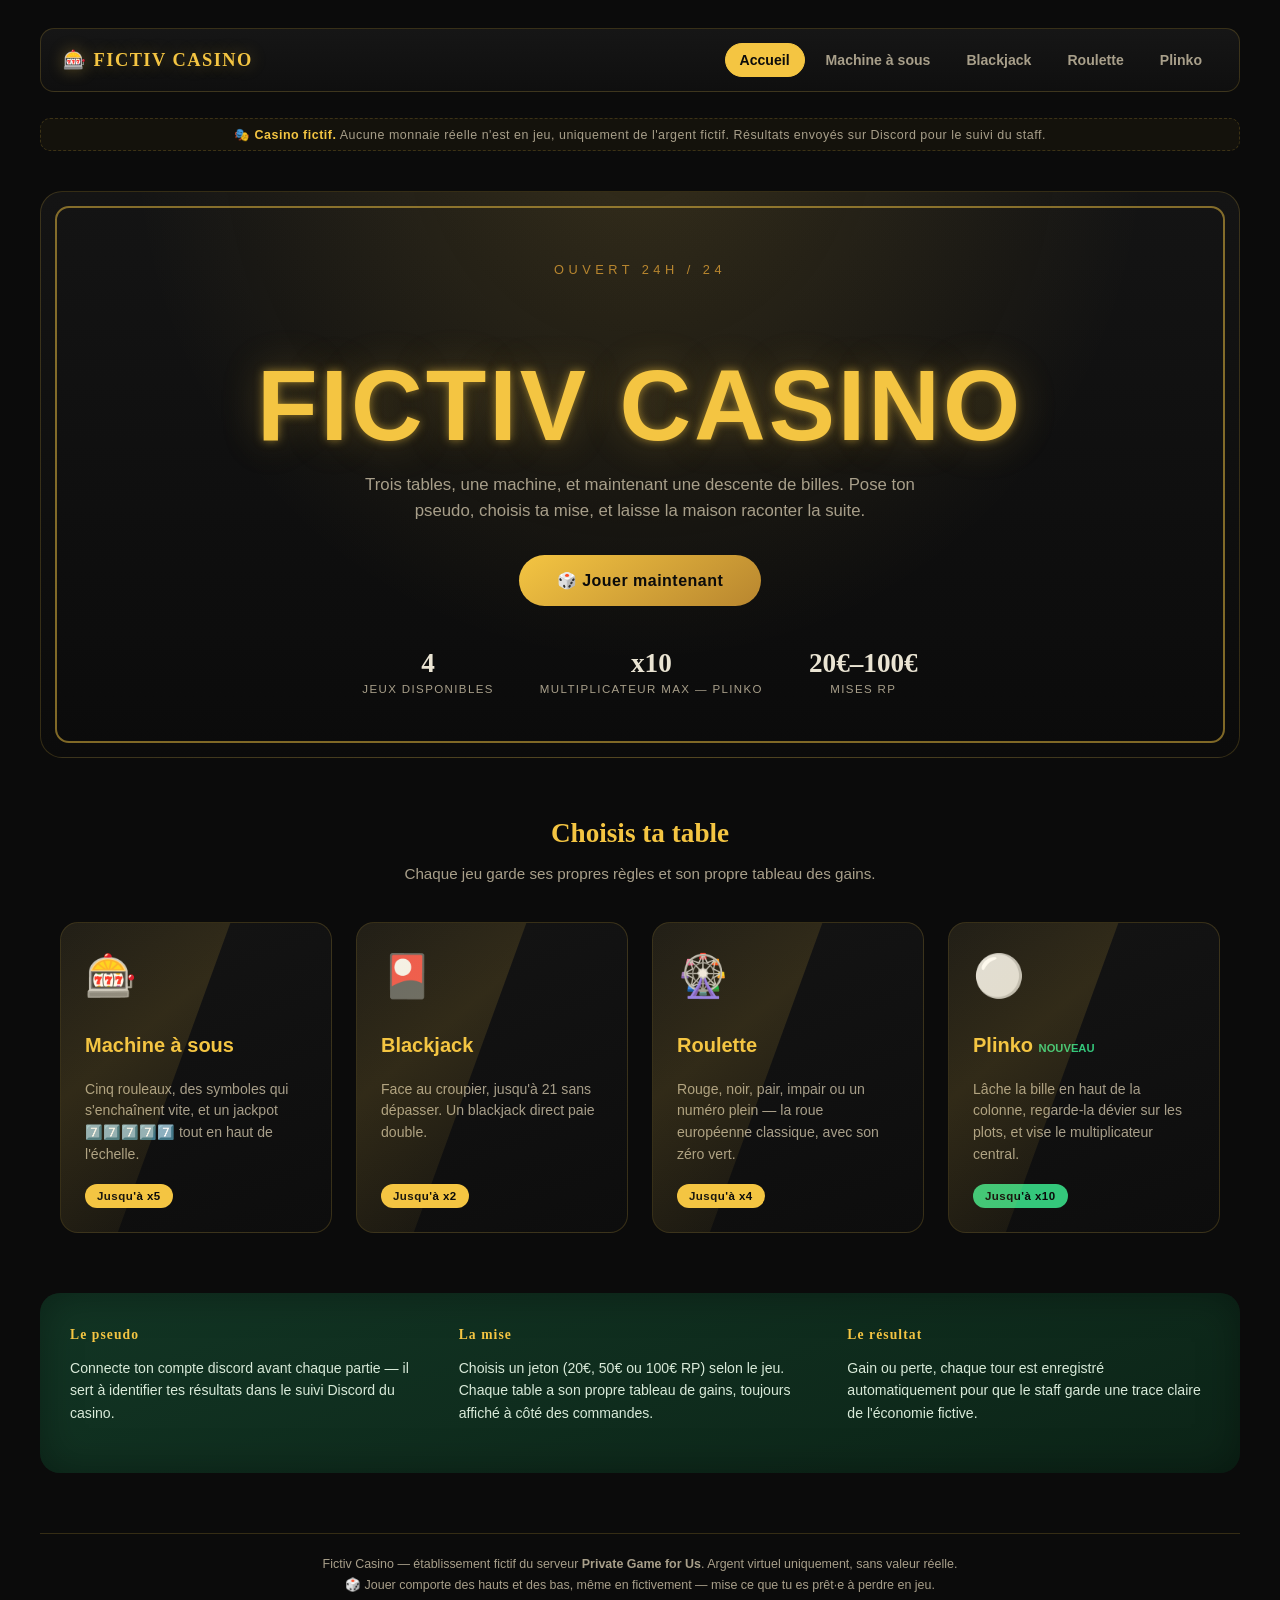
<file: index.html>
<!DOCTYPE html>
<html lang="fr">
<head>
<meta charset="UTF-8">
<meta name="viewport" content="width=device-width, initial-scale=1.0">
<link rel="icon" type="image/png" href="casino-table-de-jeux.webp" />
<title>🎰 Fictiv Casino</title>
<link rel="stylesheet" href="style.css">
<script src="discord-auth.js" defer></script>
</head>
<body class="hub-body">

<div class="container" style="max-width:1200px; margin:0 auto; padding:20px;">

  <nav class="site-nav">
    <a href="index.html" class="site-nav-logo">🎰 FICTIV CASINO</a>
    <div class="site-nav-links">
      <a href="index.html" class="is-active">Accueil</a>
      <a href="slot-machine.html">Machine à sous</a>
      <a href="blackjack.html">Blackjack</a>
      <a href="roulette.html">Roulette</a>
      <a href="plinko.html">Plinko</a>
    </div>
  </nav>

  <div class="fake-money-banner">
    🎭 <strong>Casino fictif.</strong> Aucune monnaie réelle n'est en jeu, uniquement de l'argent fictif. Résultats envoyés sur Discord pour le suivi du staff.
  </div>

  <!-- HERO -->
  <section class="hero">
    <div class="marquee-frame"></div>
    <div class="hero-eyebrow">Ouvert 24h / 24</div>
    <h1>FICTIV CASINO</h1>
    <p class="tagline">Trois tables, une machine, et maintenant une descente de billes. Pose ton pseudo, choisis ta mise, et laisse la maison raconter la suite.</p>
    <a href="slot-machine.html" class="hero-cta">🎲 Jouer maintenant</a>

    <div class="hero-stats">
      <div class="hero-stat">
        <span class="num">4</span>
        <span class="label">Jeux disponibles</span>
      </div>
      <div class="hero-stat">
        <span class="num">x10</span>
        <span class="label">Multiplicateur max — Plinko</span>
      </div>
      <div class="hero-stat">
        <span class="num">20€–100€</span>
        <span class="label">Mises RP</span>
      </div>
    </div>
  </section>

  <!-- GRILLE DES JEUX -->
  <section class="games-section">
    <h2>Choisis ta table</h2>
    <p class="sub">Chaque jeu garde ses propres règles et son propre tableau des gains.</p>

    <div class="games-grid">

      <a href="slot-machine.html" class="game-card">
        <div class="icon">🎰</div>
        <h3>Machine à sous</h3>
        <p>Cinq rouleaux, des symboles qui s'enchaînent vite, et un jackpot 7️⃣7️⃣7️⃣7️⃣7️⃣ tout en haut de l'échelle.</p>
        <span class="payout-tag">Jusqu'à x5</span>
      </a>

      <a href="blackjack.html" class="game-card">
        <div class="icon">🎴</div>
        <h3>Blackjack</h3>
        <p>Face au croupier, jusqu'à 21 sans dépasser. Un blackjack direct paie double.</p>
        <span class="payout-tag">Jusqu'à x2</span>
      </a>

      <a href="roulette.html" class="game-card">
        <div class="icon">🎡</div>
        <h3>Roulette</h3>
        <p>Rouge, noir, pair, impair ou un numéro plein — la roue européenne classique, avec son zéro vert.</p>
        <span class="payout-tag">Jusqu'à x4</span>
      </a>

      <a href="plinko.html" class="game-card new">
        <div class="icon">⚪</div>
        <h3>Plinko <span style="font-size:0.7rem; color:var(--green); font-weight:700;">NOUVEAU</span></h3>
        <p>Lâche la bille en haut de la colonne, regarde-la dévier sur les plots, et vise le multiplicateur central.</p>
        <span class="payout-tag">Jusqu'à x10</span>
      </a>

    </div>
  </section>

  <!-- COMMENT ÇA MARCHE -->
  <section class="how-it-works">
    <div class="how-step">
      <span class="tag">Le pseudo</span>
      <p>Connecte ton compte discord avant chaque partie — il sert à identifier tes résultats dans le suivi Discord du casino.</p>
    </div>
    <div class="how-step">
      <span class="tag">La mise</span>
      <p>Choisis un jeton (20€, 50€ ou 100€ RP) selon le jeu. Chaque table a son propre tableau de gains, toujours affiché à côté des commandes.</p>
    </div>
    <div class="how-step">
      <span class="tag">Le résultat</span>
      <p>Gain ou perte, chaque tour est enregistré automatiquement pour que le staff garde une trace claire de l'économie fictive.</p>
    </div>
  </section>

  <footer class="site-footer">
    Fictiv Casino — établissement fictif du serveur <strong>Private Game for Us</strong>. Argent virtuel uniquement, sans valeur réelle.<br>
    🎲 Jouer comporte des hauts et des bas, même en fictivement — mise ce que tu es prêt·e à perdre en jeu.
  </footer>

</div>

</body>
</html>
</file>
<file: style.css>
/* ==========================================================================
   FICTIV CASINO — feuille de style partagée (nav / footer / page d'accueil)
   Palette : noir carbone, or, rouge tapis, vert croupier
   ========================================================================== */

:root {
  --bg: #0b0b0b;
  --bg-soft: #141414;
  --felt: #123524;
  --gold: #f4c542;
  --gold-deep: #b8862f;
  --red: #d9453d;
  --green: #34c77b;
  --ink: #eae4d3;
  --ink-dim: #a89f8a;
  --line: rgba(244, 197, 66, 0.18);
}

@import url('https://fonts.googleapis.com/css2?family=Bebas+Neue&family=Cinzel:wght@600;800&display=swap');

/* ---------------------------------------------------------------------- */
/* Barre de navigation                                                     */
/* ---------------------------------------------------------------------- */

.site-nav {
  max-width: 1200px;
  margin: 0 auto 26px;
  display: flex;
  align-items: center;
  justify-content: space-between;
  flex-wrap: wrap;
  gap: 14px;
  padding: 14px 22px;
  background: linear-gradient(180deg, #161616, #0f0f0f);
  border: 1px solid var(--line);
  border-radius: 14px;
}

.site-nav-logo {
  font-family: 'Cinzel', serif;
  font-weight: 800;
  letter-spacing: 0.08em;
  color: var(--gold);
  text-decoration: none;
  font-size: 1.15rem;
  text-shadow: 0 0 16px rgba(244, 197, 66, 0.35);
}

.site-nav-links {
  display: flex;
  gap: 6px;
  flex-wrap: wrap;
}

.site-nav-links a {
  color: var(--ink-dim);
  text-decoration: none;
  font-size: 0.88rem;
  font-weight: 600;
  padding: 8px 14px;
  border-radius: 999px;
  border: 1px solid transparent;
  transition: all 0.25s ease;
}

.site-nav-links a:hover,
.site-nav-links a.is-active {
  color: #0b0b0b;
  background: var(--gold);
  border-color: var(--gold);
}

@media (max-width: 560px) {
  .site-nav {
    flex-direction: column;
    align-items: stretch;
    text-align: center;
    padding: 14px;
  }
  .site-nav-links {
    justify-content: center;
    gap: 4px;
  }
  .site-nav-links a {
    font-size: 0.78rem;
    padding: 7px 10px;
  }
}

/* ---------------------------------------------------------------------- */
/* Bandeau "argent fictif"                                                 */
/* ---------------------------------------------------------------------- */

.fake-money-banner {
  max-width: 1200px;
  margin: 0 auto 22px;
  text-align: center;
  font-size: 0.78rem;
  letter-spacing: 0.04em;
  color: var(--ink-dim);
  padding: 8px 14px;
  border: 1px dashed var(--line);
  border-radius: 10px;
  background: rgba(244, 197, 66, 0.04);
}

.fake-money-banner strong {
  color: var(--gold);
}

/* ---------------------------------------------------------------------- */
/* Connexion Discord                                                        */
/* ---------------------------------------------------------------------- */

.discord-login-btn {
  display: inline-flex;
  align-items: center;
  justify-content: center;
  gap: 10px;
  width: 100%;
  padding: 13px;
  border: none;
  border-radius: 10px;
  background: #5865F2;
  color: #fff;
  font-weight: 700;
  font-size: 15px;
  cursor: pointer;
  transition: background 0.25s ease, transform 0.25s ease;
}

.discord-login-btn:hover {
  background: #4752c4;
  transform: translateY(-1px);
}

.discord-user-badge {
  display: flex;
  align-items: center;
  justify-content: center;
  gap: 12px;
  flex-wrap: wrap;
  padding: 10px 16px;
  border-radius: 10px;
  background: rgba(88, 101, 242, 0.12);
  border: 1px solid rgba(88, 101, 242, 0.4);
  color: #eae4d3;
  font-size: 14px;
}

.discord-user-badge img {
  width: 26px;
  height: 26px;
  border-radius: 50%;
}

.discord-avatar-fallback {
  font-size: 18px;
}

.discord-user-badge strong {
  color: #fff;
}

.discord-logout-btn {
  border: none;
  background: transparent;
  color: #f4a4a4;
  text-decoration: underline;
  cursor: pointer;
  font-size: 13px;
  padding: 0;
}

.discord-logout-btn:hover {
  color: #ff6b6b;
}

/* ---------------------------------------------------------------------- */
/* Pied de page                                                             */
/* ---------------------------------------------------------------------- */

.site-footer {
  max-width: 1200px;
  margin: 50px auto 20px;
  text-align: center;
  color: var(--ink-dim);
  font-size: 0.78rem;
  padding-top: 20px;
  border-top: 1px solid var(--line);
  line-height: 1.7;
}

.site-footer a {
  color: var(--gold);
}

/* ==========================================================================
   PAGE D'ACCUEIL
   ========================================================================== */

.hub-body {
  background: var(--bg);
  color: var(--ink);
  font-family: 'Segoe UI', sans-serif;
  overflow-x: hidden;
}

/* --- Hero / enseigne néon ------------------------------------------------ */

.hero {
  position: relative;
  max-width: 1200px;
  margin: 40px auto 10px;
  padding: 70px 20px 60px;
  text-align: center;
  border-radius: 22px;
  background:
    radial-gradient(ellipse at 50% -10%, rgba(244,197,66,0.14), transparent 60%),
    linear-gradient(180deg, #141414, #0b0b0b);
  border: 1px solid var(--line);
  overflow: hidden;
}

.marquee-frame {
  position: absolute;
  inset: 14px;
  border-radius: 14px;
  border: 2px solid rgba(244, 197, 66, 0.5);
  pointer-events: none;
}

.marquee-frame::before,
.marquee-frame::after {
  content: "";
  position: absolute;
  inset: -3px;
  border-radius: 16px;
  background-image: radial-gradient(circle, var(--gold) 40%, transparent 42%);
  background-size: 22px 22px;
  background-repeat: round;
  background-position: 0 0;
  opacity: 0.55;
  -webkit-mask:
    linear-gradient(#000 0 0) top / 100% 4px no-repeat,
    linear-gradient(#000 0 0) bottom / 100% 4px no-repeat,
    linear-gradient(#000 0 0) left / 4px 100% no-repeat,
    linear-gradient(#000 0 0) right / 4px 100% no-repeat;
  mask:
    linear-gradient(#000 0 0) top / 100% 4px no-repeat,
    linear-gradient(#000 0 0) bottom / 100% 4px no-repeat,
    linear-gradient(#000 0 0) left / 4px 100% no-repeat,
    linear-gradient(#000 0 0) right / 4px 100% no-repeat;
  animation: bulbs 1.1s steps(2) infinite;
}

.marquee-frame::after {
  animation-delay: 0.55s;
  opacity: 0.3;
}

@keyframes bulbs {
  0%   { filter: brightness(1); }
  50%  { filter: brightness(0.35); }
  100% { filter: brightness(1); }
}

.hero-eyebrow {
  font-size: 0.8rem;
  letter-spacing: 0.35em;
  color: var(--gold-deep);
  text-transform: uppercase;
  margin-bottom: 14px;
}

.hero h1 {
  font-family: 'Bebas Neue', 'Cinzel', sans-serif;
  font-size: clamp(3.2rem, 9vw, 6.2rem);
  line-height: 0.95;
  letter-spacing: 0.03em;
  color: var(--gold);
  text-shadow:
    0 0 10px rgba(244,197,66,0.55),
    0 0 40px rgba(244,197,66,0.25);
  margin-bottom: 18px;
}

.hero p.tagline {
  max-width: 560px;
  margin: 0 auto 30px;
  color: var(--ink-dim);
  font-size: 1.05rem;
  line-height: 1.6;
}

.hero-cta {
  display: inline-block;
  background: linear-gradient(145deg, var(--gold), var(--gold-deep));
  color: #0b0b0b;
  font-weight: 800;
  letter-spacing: 0.03em;
  padding: 16px 38px;
  border-radius: 999px;
  text-decoration: none;
  font-size: 1rem;
  box-shadow: 0 0 0 rgba(244,197,66,0);
  transition: box-shadow 0.3s ease, transform 0.3s ease;
}

.hero-cta:hover {
  box-shadow: 0 0 30px rgba(244,197,66,0.55);
  transform: translateY(-2px);
}

/* --- Bandeau de stats fictives ------------------------------------------ */

.hero-stats {
  display: flex;
  justify-content: center;
  gap: 46px;
  margin-top: 42px;
  flex-wrap: wrap;
}

.hero-stat {
  text-align: center;
}

.hero-stat .num {
  display: block;
  font-family: 'Cinzel', serif;
  font-size: 1.7rem;
  font-weight: 800;
  color: var(--ink);
}

.hero-stat .label {
  font-size: 0.72rem;
  letter-spacing: 0.12em;
  text-transform: uppercase;
  color: var(--ink-dim);
}

/* --- Grille des jeux ------------------------------------------------------ */

.games-section {
  max-width: 1200px;
  margin: 60px auto;
  padding: 0 20px;
}

.games-section h2 {
  font-family: 'Cinzel', serif;
  font-size: 1.7rem;
  color: var(--gold);
  text-align: center;
  margin-bottom: 8px;
}

.games-section .sub {
  text-align: center;
  color: var(--ink-dim);
  margin-bottom: 40px;
  font-size: 0.95rem;
}

.games-grid {
  display: grid;
  grid-template-columns: repeat(auto-fit, minmax(250px, 1fr));
  gap: 24px;
}

.game-card {
  position: relative;
  display: flex;
  flex-direction: column;
  padding: 28px 24px 24px;
  border-radius: 18px;
  background: linear-gradient(160deg, var(--bg-soft), #0d0d0d);
  border: 1px solid var(--line);
  text-decoration: none;
  color: var(--ink);
  overflow: hidden;
  transition: transform 0.3s ease, border-color 0.3s ease, box-shadow 0.3s ease;
}

.game-card::before {
  content: "";
  position: absolute;
  top: -60%;
  left: -20%;
  width: 60%;
  height: 220%;
  background: linear-gradient(120deg, transparent, rgba(244,197,66,0.14), transparent);
  transform: rotate(20deg);
  transition: left 0.7s ease;
}

.game-card:hover::before {
  left: 120%;
}

.game-card:hover {
  transform: translateY(-6px);
  border-color: rgba(244,197,66,0.55);
  box-shadow: 0 16px 40px rgba(0,0,0,0.5), 0 0 24px rgba(244,197,66,0.12);
}

.game-card .icon {
  font-size: 2.6rem;
  margin-bottom: 14px;
}

.game-card h3 {
  font-size: 1.25rem;
  margin-bottom: 8px;
  color: var(--gold);
}

.game-card p {
  font-size: 0.88rem;
  color: var(--ink-dim);
  line-height: 1.55;
  margin-bottom: 18px;
  flex-grow: 1;
}

.game-card .payout-tag {
  display: inline-block;
  align-self: flex-start;
  font-size: 0.72rem;
  font-weight: 700;
  letter-spacing: 0.04em;
  color: #0b0b0b;
  background: var(--gold);
  padding: 6px 12px;
  border-radius: 999px;
}

.game-card.new .payout-tag {
  background: var(--green);
}

/* --- Bloc "comment ça marche" -------------------------------------------- */

.how-it-works {
  max-width: 1200px;
  margin: 60px auto;
  padding: 34px 30px;
  background: linear-gradient(160deg, var(--felt), #0c2417);
  border-radius: 20px;
  display: grid;
  grid-template-columns: repeat(auto-fit, minmax(220px, 1fr));
  gap: 26px;
  box-shadow: inset 0 0 40px rgba(0,0,0,0.35);
}

.how-step .tag {
  font-family: 'Cinzel', serif;
  color: var(--gold);
  font-weight: 800;
  font-size: 0.85rem;
  letter-spacing: 0.08em;
  margin-bottom: 8px;
  display: block;
}

.how-step p {
  color: #d9ead9;
  font-size: 0.88rem;
  line-height: 1.6;
}

@media (max-width: 640px) {
  .hero { padding: 50px 16px 40px; }
  .hero-stats { gap: 26px; }
}
</file>
